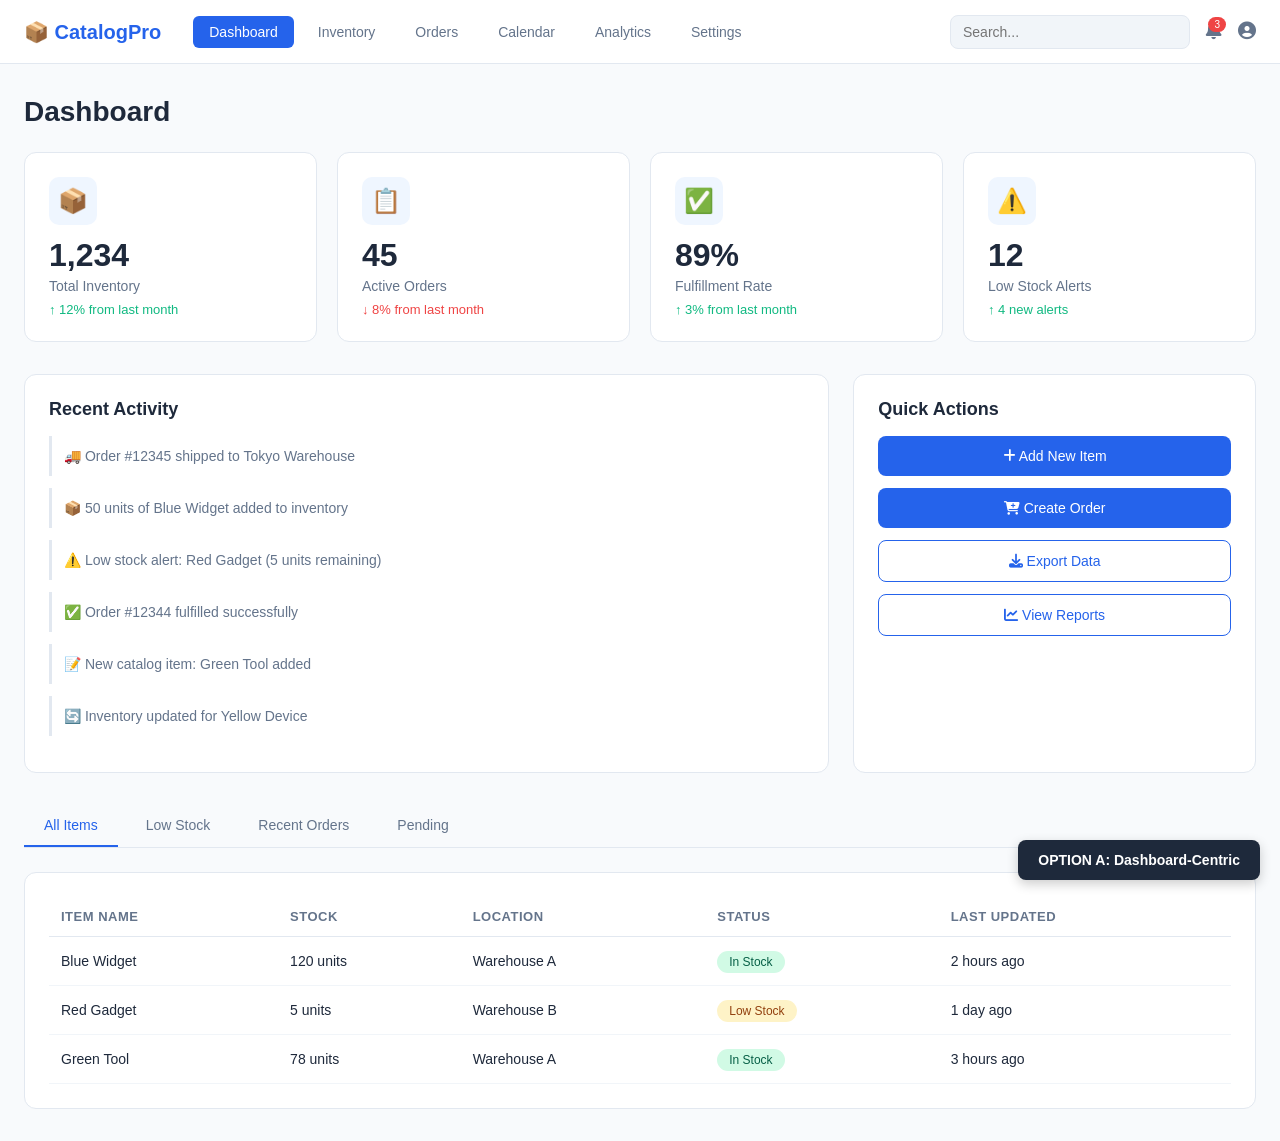
<file: design-option-A.html>
<!DOCTYPE html>
<html lang="en">
<head>
    <meta charset="UTF-8">
    <meta name="viewport" content="width=device-width, initial-scale=1.0">
    <title>Option A: Dashboard-Centric Design</title>
    <link href="https://cdnjs.cloudflare.com/ajax/libs/font-awesome/6.4.2/css/all.min.css" rel="stylesheet">
    <style>
        * { margin: 0; padding: 0; box-sizing: border-box; }
        body { 
            font-family: -apple-system, BlinkMacSystemFont, 'Segoe UI', sans-serif;
            background: #f8fafc;
            color: #1e293b;
        }
        
        /* Top Navigation */
        .top-nav {
            background: white;
            border-bottom: 1px solid #e2e8f0;
            padding: 0 24px;
            display: flex;
            align-items: center;
            height: 64px;
            gap: 32px;
        }
        .logo {
            font-size: 20px;
            font-weight: 700;
            color: #2563eb;
        }
        .nav-links {
            display: flex;
            gap: 8px;
            flex: 1;
        }
        .nav-link {
            padding: 8px 16px;
            border-radius: 6px;
            background: none;
            border: none;
            color: #64748b;
            cursor: pointer;
            font-size: 14px;
            transition: all 0.2s;
        }
        .nav-link:hover { background: #f1f5f9; color: #1e293b; }
        .nav-link.active { background: #2563eb; color: white; }
        .top-actions {
            display: flex;
            align-items: center;
            gap: 16px;
        }
        .search-box {
            background: #f1f5f9;
            border: 1px solid #e2e8f0;
            border-radius: 8px;
            padding: 8px 12px;
            width: 240px;
            font-size: 14px;
        }
        .icon-btn {
            background: none;
            border: none;
            font-size: 18px;
            color: #64748b;
            cursor: pointer;
            position: relative;
        }
        .badge {
            position: absolute;
            top: -4px;
            right: -4px;
            background: #ef4444;
            color: white;
            border-radius: 10px;
            padding: 2px 6px;
            font-size: 10px;
        }
        
        /* Main Content */
        .container {
            max-width: 1400px;
            margin: 0 auto;
            padding: 32px 24px;
        }
        .page-title {
            font-size: 28px;
            font-weight: 600;
            margin-bottom: 24px;
        }
        
        /* Stats Cards */
        .stats-grid {
            display: grid;
            grid-template-columns: repeat(4, 1fr);
            gap: 20px;
            margin-bottom: 32px;
        }
        .stat-card {
            background: white;
            border: 1px solid #e2e8f0;
            border-radius: 12px;
            padding: 24px;
        }
        .stat-icon {
            width: 48px;
            height: 48px;
            background: #eff6ff;
            border-radius: 10px;
            display: flex;
            align-items: center;
            justify-content: center;
            font-size: 24px;
            color: #2563eb;
            margin-bottom: 12px;
        }
        .stat-value {
            font-size: 32px;
            font-weight: 700;
            color: #1e293b;
            margin-bottom: 4px;
        }
        .stat-label {
            font-size: 14px;
            color: #64748b;
            margin-bottom: 8px;
        }
        .stat-change {
            font-size: 13px;
            color: #10b981;
            font-weight: 500;
        }
        .stat-change.down { color: #ef4444; }
        
        /* Content Grid */
        .content-grid {
            display: grid;
            grid-template-columns: 2fr 1fr;
            gap: 24px;
        }
        .card {
            background: white;
            border: 1px solid #e2e8f0;
            border-radius: 12px;
            padding: 24px;
        }
        .card-title {
            font-size: 18px;
            font-weight: 600;
            margin-bottom: 16px;
        }
        .activity-item {
            padding: 12px;
            border-left: 3px solid #e2e8f0;
            margin-bottom: 12px;
            font-size: 14px;
            color: #64748b;
        }
        .activity-item:hover { background: #f8fafc; }
        .quick-action {
            background: #2563eb;
            color: white;
            border: none;
            border-radius: 8px;
            padding: 12px 20px;
            font-size: 14px;
            font-weight: 500;
            cursor: pointer;
            width: 100%;
            margin-bottom: 12px;
            transition: all 0.2s;
        }
        .quick-action:hover { background: #1d4ed8; }
        .quick-action.secondary {
            background: white;
            color: #2563eb;
            border: 1px solid #2563eb;
        }
        .quick-action.secondary:hover { background: #eff6ff; }
        
        /* Tabs */
        .tabs {
            display: flex;
            gap: 8px;
            border-bottom: 1px solid #e2e8f0;
            margin: 32px 0 24px 0;
        }
        .tab {
            padding: 12px 20px;
            background: none;
            border: none;
            border-bottom: 2px solid transparent;
            color: #64748b;
            font-size: 14px;
            font-weight: 500;
            cursor: pointer;
            transition: all 0.2s;
        }
        .tab.active {
            color: #2563eb;
            border-bottom-color: #2563eb;
        }
        .tab:hover { color: #1e293b; }
        
        /* Table */
        table {
            width: 100%;
            border-collapse: collapse;
        }
        th {
            text-align: left;
            padding: 12px;
            font-size: 13px;
            font-weight: 600;
            color: #64748b;
            border-bottom: 1px solid #e2e8f0;
            text-transform: uppercase;
            letter-spacing: 0.5px;
        }
        td {
            padding: 16px 12px;
            font-size: 14px;
            border-bottom: 1px solid #f1f5f9;
        }
        tr:hover { background: #f8fafc; }
        .status {
            padding: 4px 12px;
            border-radius: 12px;
            font-size: 12px;
            font-weight: 500;
        }
        .status.success { background: #d1fae5; color: #065f46; }
        .status.warning { background: #fef3c7; color: #92400e; }
        
        .watermark {
            position: fixed;
            bottom: 20px;
            right: 20px;
            background: #1e293b;
            color: white;
            padding: 12px 20px;
            border-radius: 8px;
            font-size: 14px;
            font-weight: 600;
            box-shadow: 0 4px 12px rgba(0,0,0,0.2);
        }
    </style>
</head>
<body>
    <!-- Top Navigation -->
    <div class="top-nav">
        <div class="logo">📦 CatalogPro</div>
        <div class="nav-links">
            <button class="nav-link active">Dashboard</button>
            <button class="nav-link">Inventory</button>
            <button class="nav-link">Orders</button>
            <button class="nav-link">Calendar</button>
            <button class="nav-link">Analytics</button>
            <button class="nav-link">Settings</button>
        </div>
        <div class="top-actions">
            <input type="text" class="search-box" placeholder="Search...">
            <button class="icon-btn">
                <i class="fas fa-bell"></i>
                <span class="badge">3</span>
            </button>
            <button class="icon-btn"><i class="fas fa-user-circle"></i></button>
        </div>
    </div>
    
    <!-- Main Content -->
    <div class="container">
        <h1 class="page-title">Dashboard</h1>
        
        <!-- Stats Cards -->
        <div class="stats-grid">
            <div class="stat-card">
                <div class="stat-icon">📦</div>
                <div class="stat-value">1,234</div>
                <div class="stat-label">Total Inventory</div>
                <div class="stat-change">↑ 12% from last month</div>
            </div>
            <div class="stat-card">
                <div class="stat-icon">📋</div>
                <div class="stat-value">45</div>
                <div class="stat-label">Active Orders</div>
                <div class="stat-change down">↓ 8% from last month</div>
            </div>
            <div class="stat-card">
                <div class="stat-icon">✅</div>
                <div class="stat-value">89%</div>
                <div class="stat-label">Fulfillment Rate</div>
                <div class="stat-change">↑ 3% from last month</div>
            </div>
            <div class="stat-card">
                <div class="stat-icon">⚠️</div>
                <div class="stat-value">12</div>
                <div class="stat-label">Low Stock Alerts</div>
                <div class="stat-change">↑ 4 new alerts</div>
            </div>
        </div>
        
        <!-- Content Grid -->
        <div class="content-grid">
            <!-- Recent Activity -->
            <div class="card">
                <h2 class="card-title">Recent Activity</h2>
                <div class="activity-item">🚚 Order #12345 shipped to Tokyo Warehouse</div>
                <div class="activity-item">📦 50 units of Blue Widget added to inventory</div>
                <div class="activity-item">⚠️ Low stock alert: Red Gadget (5 units remaining)</div>
                <div class="activity-item">✅ Order #12344 fulfilled successfully</div>
                <div class="activity-item">📝 New catalog item: Green Tool added</div>
                <div class="activity-item">🔄 Inventory updated for Yellow Device</div>
            </div>
            
            <!-- Quick Actions -->
            <div class="card">
                <h2 class="card-title">Quick Actions</h2>
                <button class="quick-action">
                    <i class="fas fa-plus"></i> Add New Item
                </button>
                <button class="quick-action">
                    <i class="fas fa-cart-plus"></i> Create Order
                </button>
                <button class="quick-action secondary">
                    <i class="fas fa-download"></i> Export Data
                </button>
                <button class="quick-action secondary">
                    <i class="fas fa-chart-line"></i> View Reports
                </button>
            </div>
        </div>
        
        <!-- Tabs Section -->
        <div class="tabs">
            <button class="tab active">All Items</button>
            <button class="tab">Low Stock</button>
            <button class="tab">Recent Orders</button>
            <button class="tab">Pending</button>
        </div>
        
        <!-- Table -->
        <div class="card">
            <table>
                <thead>
                    <tr>
                        <th>Item Name</th>
                        <th>Stock</th>
                        <th>Location</th>
                        <th>Status</th>
                        <th>Last Updated</th>
                    </tr>
                </thead>
                <tbody>
                    <tr>
                        <td>Blue Widget</td>
                        <td>120 units</td>
                        <td>Warehouse A</td>
                        <td><span class="status success">In Stock</span></td>
                        <td>2 hours ago</td>
                    </tr>
                    <tr>
                        <td>Red Gadget</td>
                        <td>5 units</td>
                        <td>Warehouse B</td>
                        <td><span class="status warning">Low Stock</span></td>
                        <td>1 day ago</td>
                    </tr>
                    <tr>
                        <td>Green Tool</td>
                        <td>78 units</td>
                        <td>Warehouse A</td>
                        <td><span class="status success">In Stock</span></td>
                        <td>3 hours ago</td>
                    </tr>
                </tbody>
            </table>
        </div>
    </div>
    
    <div class="watermark">OPTION A: Dashboard-Centric</div>
</body>
</html>
</file>
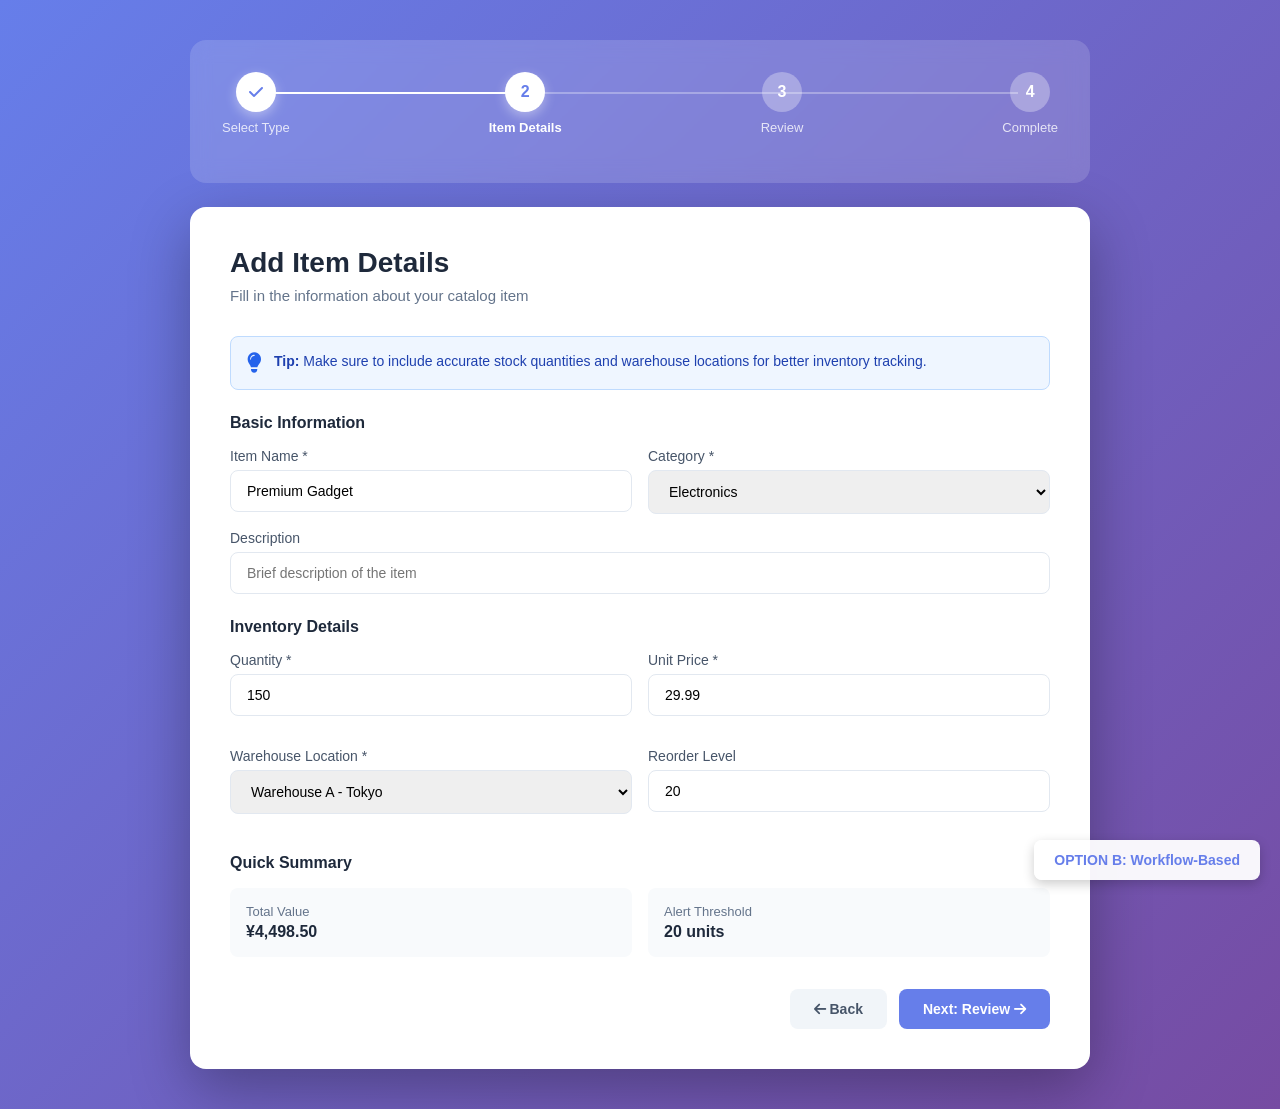
<file: design-option-B.html>
<!DOCTYPE html>
<html lang="en">
<head>
    <meta charset="UTF-8">
    <meta name="viewport" content="width=device-width, initial-scale=1.0">
    <title>Option B: Workflow-Based Design</title>
    <link href="https://cdnjs.cloudflare.com/ajax/libs/font-awesome/6.4.2/css/all.min.css" rel="stylesheet">
    <style>
        * { margin: 0; padding: 0; box-sizing: border-box; }
        body { 
            font-family: -apple-system, BlinkMacSystemFont, 'Segoe UI', sans-serif;
            background: linear-gradient(135deg, #667eea 0%, #764ba2 100%);
            color: #1e293b;
            min-height: 100vh;
            display: flex;
            align-items: center;
            justify-content: center;
            padding: 40px 20px;
        }
        
        .workflow-container {
            max-width: 900px;
            width: 100%;
        }
        
        /* Progress Stepper */
        .stepper {
            background: rgba(255, 255, 255, 0.15);
            backdrop-filter: blur(10px);
            border-radius: 16px;
            padding: 32px;
            margin-bottom: 24px;
        }
        .steps {
            display: flex;
            justify-content: space-between;
            align-items: center;
            position: relative;
            margin-bottom: 16px;
        }
        .step-line {
            position: absolute;
            top: 20px;
            left: 40px;
            right: 40px;
            height: 2px;
            background: rgba(255, 255, 255, 0.3);
            z-index: 0;
        }
        .step-line-progress {
            height: 100%;
            background: white;
            width: 33%;
            transition: width 0.4s;
        }
        .step {
            display: flex;
            flex-direction: column;
            align-items: center;
            position: relative;
            z-index: 1;
        }
        .step-circle {
            width: 40px;
            height: 40px;
            border-radius: 50%;
            background: rgba(255, 255, 255, 0.3);
            display: flex;
            align-items: center;
            justify-content: center;
            color: white;
            font-weight: 600;
            margin-bottom: 8px;
            transition: all 0.3s;
        }
        .step.active .step-circle,
        .step.completed .step-circle {
            background: white;
            color: #667eea;
            box-shadow: 0 4px 12px rgba(255, 255, 255, 0.4);
        }
        .step-label {
            font-size: 13px;
            color: rgba(255, 255, 255, 0.8);
            font-weight: 500;
            text-align: center;
        }
        .step.active .step-label {
            color: white;
            font-weight: 600;
        }
        
        /* Main Card */
        .card {
            background: white;
            border-radius: 16px;
            padding: 40px;
            box-shadow: 0 20px 60px rgba(0, 0, 0, 0.3);
        }
        .card-header {
            margin-bottom: 32px;
        }
        .card-title {
            font-size: 28px;
            font-weight: 700;
            color: #1e293b;
            margin-bottom: 8px;
        }
        .card-subtitle {
            font-size: 15px;
            color: #64748b;
        }
        
        /* Form Sections */
        .form-section {
            margin-bottom: 24px;
        }
        .section-title {
            font-size: 16px;
            font-weight: 600;
            color: #1e293b;
            margin-bottom: 16px;
        }
        .form-grid {
            display: grid;
            grid-template-columns: 1fr 1fr;
            gap: 16px;
        }
        .form-group {
            margin-bottom: 16px;
        }
        .form-label {
            display: block;
            font-size: 14px;
            font-weight: 500;
            color: #475569;
            margin-bottom: 6px;
        }
        .form-input,
        .form-select {
            width: 100%;
            padding: 12px 16px;
            border: 1px solid #e2e8f0;
            border-radius: 8px;
            font-size: 14px;
            transition: all 0.2s;
        }
        .form-input:focus,
        .form-select:focus {
            outline: none;
            border-color: #667eea;
            box-shadow: 0 0 0 3px rgba(102, 126, 234, 0.1);
        }
        
        /* Info Box */
        .info-box {
            background: #eff6ff;
            border: 1px solid #bfdbfe;
            border-radius: 8px;
            padding: 16px;
            display: flex;
            align-items: start;
            gap: 12px;
            margin-bottom: 24px;
        }
        .info-icon {
            color: #2563eb;
            font-size: 20px;
            flex-shrink: 0;
        }
        .info-text {
            font-size: 14px;
            color: #1e40af;
        }
        
        /* Summary */
        .summary-grid {
            display: grid;
            grid-template-columns: 1fr 1fr;
            gap: 16px;
            margin-bottom: 24px;
        }
        .summary-item {
            background: #f8fafc;
            padding: 16px;
            border-radius: 8px;
        }
        .summary-label {
            font-size: 13px;
            color: #64748b;
            margin-bottom: 4px;
        }
        .summary-value {
            font-size: 16px;
            font-weight: 600;
            color: #1e293b;
        }
        
        /* Actions */
        .actions {
            display: flex;
            gap: 12px;
            justify-content: flex-end;
            margin-top: 32px;
        }
        .btn {
            padding: 12px 24px;
            border-radius: 8px;
            font-size: 14px;
            font-weight: 600;
            cursor: pointer;
            transition: all 0.2s;
            border: none;
        }
        .btn-secondary {
            background: #f1f5f9;
            color: #475569;
        }
        .btn-secondary:hover {
            background: #e2e8f0;
        }
        .btn-primary {
            background: #667eea;
            color: white;
        }
        .btn-primary:hover {
            background: #5568d3;
            box-shadow: 0 4px 12px rgba(102, 126, 234, 0.4);
        }
        
        .watermark {
            position: fixed;
            bottom: 20px;
            right: 20px;
            background: rgba(255, 255, 255, 0.95);
            color: #667eea;
            padding: 12px 20px;
            border-radius: 8px;
            font-size: 14px;
            font-weight: 600;
            box-shadow: 0 4px 12px rgba(0,0,0,0.2);
        }
    </style>
</head>
<body>
    <div class="workflow-container">
        <!-- Progress Stepper -->
        <div class="stepper">
            <div class="steps">
                <div class="step-line">
                    <div class="step-line-progress"></div>
                </div>
                <div class="step completed">
                    <div class="step-circle"><i class="fas fa-check"></i></div>
                    <div class="step-label">Select Type</div>
                </div>
                <div class="step active">
                    <div class="step-circle">2</div>
                    <div class="step-label">Item Details</div>
                </div>
                <div class="step">
                    <div class="step-circle">3</div>
                    <div class="step-label">Review</div>
                </div>
                <div class="step">
                    <div class="step-circle">4</div>
                    <div class="step-label">Complete</div>
                </div>
            </div>
        </div>
        
        <!-- Main Card -->
        <div class="card">
            <div class="card-header">
                <h1 class="card-title">Add Item Details</h1>
                <p class="card-subtitle">Fill in the information about your catalog item</p>
            </div>
            
            <!-- Info Box -->
            <div class="info-box">
                <i class="fas fa-lightbulb info-icon"></i>
                <div class="info-text">
                    <strong>Tip:</strong> Make sure to include accurate stock quantities and warehouse locations for better inventory tracking.
                </div>
            </div>
            
            <!-- Form Section 1 -->
            <div class="form-section">
                <h3 class="section-title">Basic Information</h3>
                <div class="form-grid">
                    <div class="form-group">
                        <label class="form-label">Item Name *</label>
                        <input type="text" class="form-input" placeholder="e.g., Blue Widget" value="Premium Gadget">
                    </div>
                    <div class="form-group">
                        <label class="form-label">Category *</label>
                        <select class="form-select">
                            <option>Electronics</option>
                            <option>Tools</option>
                            <option>Accessories</option>
                        </select>
                    </div>
                </div>
                <div class="form-group">
                    <label class="form-label">Description</label>
                    <input type="text" class="form-input" placeholder="Brief description of the item">
                </div>
            </div>
            
            <!-- Form Section 2 -->
            <div class="form-section">
                <h3 class="section-title">Inventory Details</h3>
                <div class="form-grid">
                    <div class="form-group">
                        <label class="form-label">Quantity *</label>
                        <input type="number" class="form-input" placeholder="0" value="150">
                    </div>
                    <div class="form-group">
                        <label class="form-label">Unit Price *</label>
                        <input type="number" class="form-input" placeholder="0.00" value="29.99">
                    </div>
                    <div class="form-group">
                        <label class="form-label">Warehouse Location *</label>
                        <select class="form-select">
                            <option>Warehouse A - Tokyo</option>
                            <option>Warehouse B - Osaka</option>
                            <option>Warehouse C - Kyoto</option>
                        </select>
                    </div>
                    <div class="form-group">
                        <label class="form-label">Reorder Level</label>
                        <input type="number" class="form-input" placeholder="10" value="20">
                    </div>
                </div>
            </div>
            
            <!-- Summary Preview -->
            <div class="form-section">
                <h3 class="section-title">Quick Summary</h3>
                <div class="summary-grid">
                    <div class="summary-item">
                        <div class="summary-label">Total Value</div>
                        <div class="summary-value">¥4,498.50</div>
                    </div>
                    <div class="summary-item">
                        <div class="summary-label">Alert Threshold</div>
                        <div class="summary-value">20 units</div>
                    </div>
                </div>
            </div>
            
            <!-- Actions -->
            <div class="actions">
                <button class="btn btn-secondary">
                    <i class="fas fa-arrow-left"></i> Back
                </button>
                <button class="btn btn-primary">
                    Next: Review <i class="fas fa-arrow-right"></i>
                </button>
            </div>
        </div>
    </div>
    
    <div class="watermark">OPTION B: Workflow-Based</div>
</body>
</html>
</file>
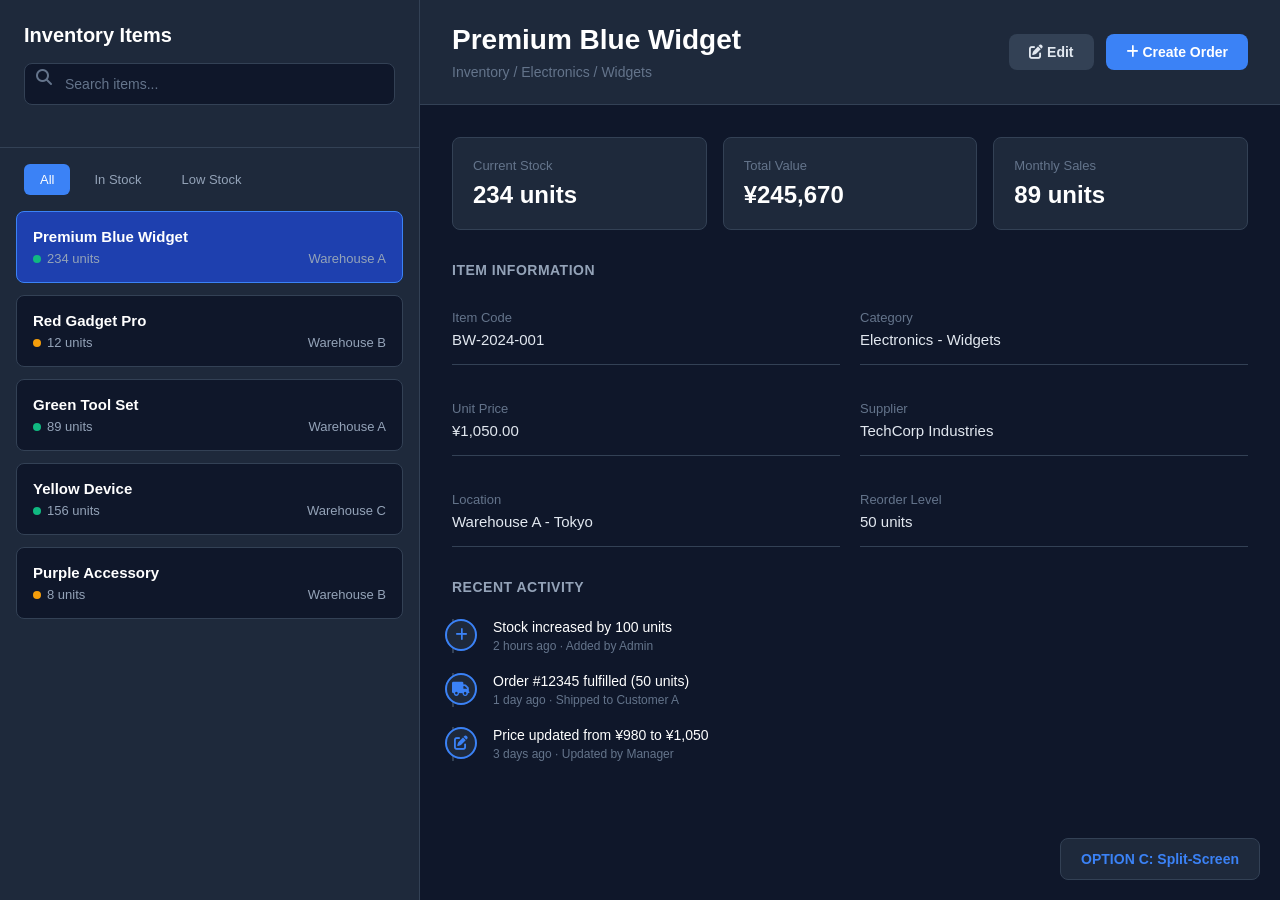
<file: design-option-C.html>
<!DOCTYPE html>
<html lang="en">
<head>
    <meta charset="UTF-8">
    <meta name="viewport" content="width=device-width, initial-scale=1.0">
    <title>Option C: Split-Screen Design</title>
    <link href="https://cdnjs.cloudflare.com/ajax/libs/font-awesome/6.4.2/css/all.min.css" rel="stylesheet">
    <style>
        * { margin: 0; padding: 0; box-sizing: border-box; }
        body { 
            font-family: -apple-system, BlinkMacSystemFont, 'Segoe UI', sans-serif;
            background: #0f172a;
            color: #e2e8f0;
            overflow: hidden;
            height: 100vh;
        }
        
        /* Layout */
        .split-container {
            display: grid;
            grid-template-columns: 420px 1fr;
            height: 100vh;
        }
        
        /* Left Panel - Master List */
        .master-panel {
            background: #1e293b;
            border-right: 1px solid #334155;
            display: flex;
            flex-direction: column;
        }
        .master-header {
            padding: 24px;
            border-bottom: 1px solid #334155;
        }
        .master-title {
            font-size: 20px;
            font-weight: 700;
            color: white;
            margin-bottom: 16px;
        }
        .search-box {
            width: 100%;
            padding: 12px 16px 12px 40px;
            background: #0f172a;
            border: 1px solid #334155;
            border-radius: 8px;
            color: #e2e8f0;
            font-size: 14px;
        }
        .search-box::placeholder { color: #64748b; }
        .search-icon {
            position: relative;
            top: -36px;
            left: 12px;
            color: #64748b;
        }
        
        /* Filter Tabs */
        .filter-tabs {
            display: flex;
            padding: 16px 24px 0 24px;
            gap: 8px;
        }
        .filter-tab {
            padding: 8px 16px;
            background: none;
            border: none;
            color: #94a3b8;
            font-size: 13px;
            font-weight: 500;
            cursor: pointer;
            border-radius: 6px;
            transition: all 0.2s;
        }
        .filter-tab:hover { background: #334155; color: #e2e8f0; }
        .filter-tab.active { background: #3b82f6; color: white; }
        
        /* Item List */
        .item-list {
            flex: 1;
            overflow-y: auto;
            padding: 16px;
        }
        .list-item {
            background: #0f172a;
            border: 1px solid #334155;
            border-radius: 8px;
            padding: 16px;
            margin-bottom: 12px;
            cursor: pointer;
            transition: all 0.2s;
        }
        .list-item:hover {
            background: #1e293b;
            border-color: #3b82f6;
        }
        .list-item.active {
            background: #1e40af;
            border-color: #3b82f6;
        }
        .item-name {
            font-size: 15px;
            font-weight: 600;
            color: white;
            margin-bottom: 6px;
        }
        .item-meta {
            display: flex;
            justify-content: space-between;
            align-items: center;
            font-size: 13px;
            color: #94a3b8;
        }
        .item-stock {
            display: flex;
            align-items: center;
            gap: 6px;
        }
        .stock-indicator {
            width: 8px;
            height: 8px;
            border-radius: 50%;
            background: #10b981;
        }
        .stock-indicator.low { background: #f59e0b; }
        .stock-indicator.out { background: #ef4444; }
        
        /* Right Panel - Detail View */
        .detail-panel {
            background: #0f172a;
            display: flex;
            flex-direction: column;
        }
        
        /* Detail Header */
        .detail-header {
            background: #1e293b;
            border-bottom: 1px solid #334155;
            padding: 24px 32px;
            display: flex;
            justify-content: space-between;
            align-items: center;
        }
        .detail-title-section h2 {
            font-size: 28px;
            font-weight: 700;
            color: white;
            margin-bottom: 8px;
        }
        .detail-breadcrumb {
            font-size: 14px;
            color: #64748b;
        }
        .detail-actions {
            display: flex;
            gap: 12px;
        }
        .btn {
            padding: 10px 20px;
            border-radius: 8px;
            font-size: 14px;
            font-weight: 600;
            cursor: pointer;
            border: none;
            transition: all 0.2s;
        }
        .btn-secondary {
            background: #334155;
            color: #e2e8f0;
        }
        .btn-secondary:hover { background: #475569; }
        .btn-primary {
            background: #3b82f6;
            color: white;
        }
        .btn-primary:hover { background: #2563eb; }
        
        /* Detail Content */
        .detail-content {
            flex: 1;
            overflow-y: auto;
            padding: 32px;
        }
        .detail-section {
            margin-bottom: 32px;
        }
        .section-title {
            font-size: 14px;
            font-weight: 600;
            color: #94a3b8;
            text-transform: uppercase;
            letter-spacing: 0.5px;
            margin-bottom: 16px;
        }
        
        /* Stats Grid */
        .stats-grid {
            display: grid;
            grid-template-columns: repeat(3, 1fr);
            gap: 16px;
            margin-bottom: 32px;
        }
        .stat-box {
            background: #1e293b;
            border: 1px solid #334155;
            border-radius: 8px;
            padding: 20px;
        }
        .stat-label {
            font-size: 13px;
            color: #64748b;
            margin-bottom: 8px;
        }
        .stat-value {
            font-size: 24px;
            font-weight: 700;
            color: white;
        }
        
        /* Info Grid */
        .info-grid {
            display: grid;
            grid-template-columns: 1fr 1fr;
            gap: 20px;
        }
        .info-item {
            padding: 16px 0;
            border-bottom: 1px solid #334155;
        }
        .info-label {
            font-size: 13px;
            color: #64748b;
            margin-bottom: 6px;
        }
        .info-value {
            font-size: 15px;
            color: #e2e8f0;
            font-weight: 500;
        }
        
        /* History Timeline */
        .timeline {
            margin-top: 24px;
        }
        .timeline-item {
            display: flex;
            gap: 16px;
            margin-bottom: 20px;
            padding-left: 16px;
            border-left: 2px solid #334155;
        }
        .timeline-icon {
            width: 32px;
            height: 32px;
            background: #1e293b;
            border: 2px solid #3b82f6;
            border-radius: 50%;
            display: flex;
            align-items: center;
            justify-content: center;
            color: #3b82f6;
            font-size: 14px;
            flex-shrink: 0;
            margin-left: -25px;
        }
        .timeline-content {
            flex: 1;
        }
        .timeline-title {
            font-size: 14px;
            color: white;
            font-weight: 500;
            margin-bottom: 4px;
        }
        .timeline-meta {
            font-size: 12px;
            color: #64748b;
        }
        
        .watermark {
            position: fixed;
            bottom: 20px;
            right: 20px;
            background: #1e293b;
            color: #3b82f6;
            padding: 12px 20px;
            border-radius: 8px;
            font-size: 14px;
            font-weight: 600;
            border: 1px solid #334155;
        }
    </style>
</head>
<body>
    <div class="split-container">
        <!-- Left Panel - Master List -->
        <div class="master-panel">
            <div class="master-header">
                <h1 class="master-title">Inventory Items</h1>
                <input type="text" class="search-box" placeholder="Search items...">
                <i class="fas fa-search search-icon"></i>
            </div>
            
            <div class="filter-tabs">
                <button class="filter-tab active">All</button>
                <button class="filter-tab">In Stock</button>
                <button class="filter-tab">Low Stock</button>
            </div>
            
            <div class="item-list">
                <div class="list-item active">
                    <div class="item-name">Premium Blue Widget</div>
                    <div class="item-meta">
                        <div class="item-stock">
                            <span class="stock-indicator"></span>
                            <span>234 units</span>
                        </div>
                        <span>Warehouse A</span>
                    </div>
                </div>
                
                <div class="list-item">
                    <div class="item-name">Red Gadget Pro</div>
                    <div class="item-meta">
                        <div class="item-stock">
                            <span class="stock-indicator low"></span>
                            <span>12 units</span>
                        </div>
                        <span>Warehouse B</span>
                    </div>
                </div>
                
                <div class="list-item">
                    <div class="item-name">Green Tool Set</div>
                    <div class="item-meta">
                        <div class="item-stock">
                            <span class="stock-indicator"></span>
                            <span>89 units</span>
                        </div>
                        <span>Warehouse A</span>
                    </div>
                </div>
                
                <div class="list-item">
                    <div class="item-name">Yellow Device</div>
                    <div class="item-meta">
                        <div class="item-stock">
                            <span class="stock-indicator"></span>
                            <span>156 units</span>
                        </div>
                        <span>Warehouse C</span>
                    </div>
                </div>
                
                <div class="list-item">
                    <div class="item-name">Purple Accessory</div>
                    <div class="item-meta">
                        <div class="item-stock">
                            <span class="stock-indicator low"></span>
                            <span>8 units</span>
                        </div>
                        <span>Warehouse B</span>
                    </div>
                </div>
            </div>
        </div>
        
        <!-- Right Panel - Detail View -->
        <div class="detail-panel">
            <div class="detail-header">
                <div class="detail-title-section">
                    <h2>Premium Blue Widget</h2>
                    <div class="detail-breadcrumb">Inventory / Electronics / Widgets</div>
                </div>
                <div class="detail-actions">
                    <button class="btn btn-secondary">
                        <i class="fas fa-edit"></i> Edit
                    </button>
                    <button class="btn btn-primary">
                        <i class="fas fa-plus"></i> Create Order
                    </button>
                </div>
            </div>
            
            <div class="detail-content">
                <!-- Stats -->
                <div class="stats-grid">
                    <div class="stat-box">
                        <div class="stat-label">Current Stock</div>
                        <div class="stat-value">234 units</div>
                    </div>
                    <div class="stat-box">
                        <div class="stat-label">Total Value</div>
                        <div class="stat-value">¥245,670</div>
                    </div>
                    <div class="stat-box">
                        <div class="stat-label">Monthly Sales</div>
                        <div class="stat-value">89 units</div>
                    </div>
                </div>
                
                <!-- Details -->
                <div class="detail-section">
                    <h3 class="section-title">Item Information</h3>
                    <div class="info-grid">
                        <div class="info-item">
                            <div class="info-label">Item Code</div>
                            <div class="info-value">BW-2024-001</div>
                        </div>
                        <div class="info-item">
                            <div class="info-label">Category</div>
                            <div class="info-value">Electronics - Widgets</div>
                        </div>
                        <div class="info-item">
                            <div class="info-label">Unit Price</div>
                            <div class="info-value">¥1,050.00</div>
                        </div>
                        <div class="info-item">
                            <div class="info-label">Supplier</div>
                            <div class="info-value">TechCorp Industries</div>
                        </div>
                        <div class="info-item">
                            <div class="info-label">Location</div>
                            <div class="info-value">Warehouse A - Tokyo</div>
                        </div>
                        <div class="info-item">
                            <div class="info-label">Reorder Level</div>
                            <div class="info-value">50 units</div>
                        </div>
                    </div>
                </div>
                
                <!-- History -->
                <div class="detail-section">
                    <h3 class="section-title">Recent Activity</h3>
                    <div class="timeline">
                        <div class="timeline-item">
                            <div class="timeline-icon"><i class="fas fa-plus"></i></div>
                            <div class="timeline-content">
                                <div class="timeline-title">Stock increased by 100 units</div>
                                <div class="timeline-meta">2 hours ago · Added by Admin</div>
                            </div>
                        </div>
                        <div class="timeline-item">
                            <div class="timeline-icon"><i class="fas fa-truck"></i></div>
                            <div class="timeline-content">
                                <div class="timeline-title">Order #12345 fulfilled (50 units)</div>
                                <div class="timeline-meta">1 day ago · Shipped to Customer A</div>
                            </div>
                        </div>
                        <div class="timeline-item">
                            <div class="timeline-icon"><i class="fas fa-edit"></i></div>
                            <div class="timeline-content">
                                <div class="timeline-title">Price updated from ¥980 to ¥1,050</div>
                                <div class="timeline-meta">3 days ago · Updated by Manager</div>
                            </div>
                        </div>
                    </div>
                </div>
            </div>
        </div>
    </div>
    
    <div class="watermark">OPTION C: Split-Screen</div>
</body>
</html>
</file>
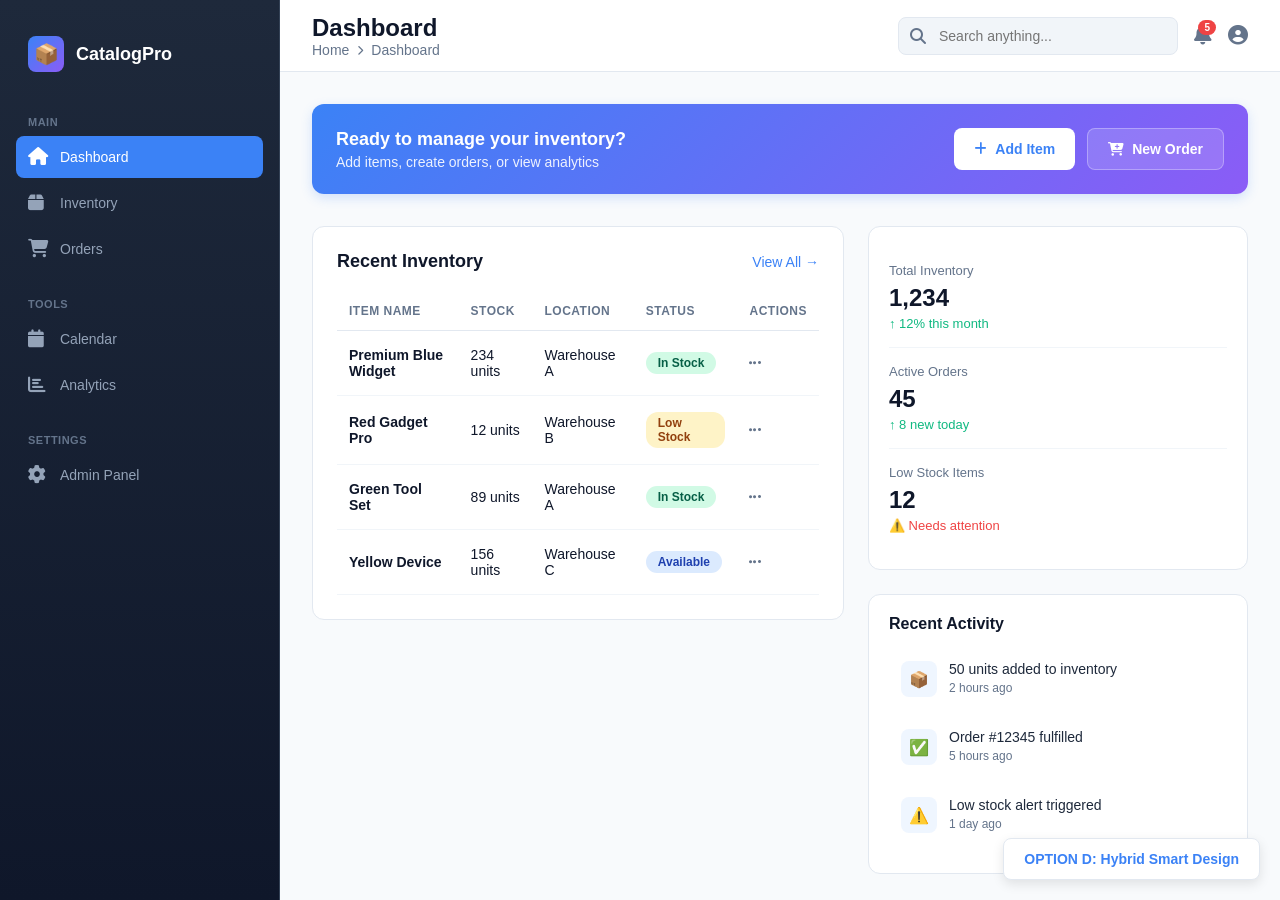
<file: design-option-D.html>
<!DOCTYPE html>
<html lang="en">
<head>
    <meta charset="UTF-8">
    <meta name="viewport" content="width=device-width, initial-scale=1.0">
    <title>Option D: Hybrid Smart Design</title>
    <link href="https://cdnjs.cloudflare.com/ajax/libs/font-awesome/6.4.2/css/all.min.css" rel="stylesheet">
    <style>
        * { margin: 0; padding: 0; box-sizing: border-box; }
        body { 
            font-family: 'Inter', -apple-system, BlinkMacSystemFont, 'Segoe UI', sans-serif;
            background: #f8fafc;
            color: #0f172a;
        }
        
        /* Layout */
        .app-layout {
            display: grid;
            grid-template-areas: 
                "sidebar header header"
                "sidebar main main";
            grid-template-columns: 280px 1fr;
            grid-template-rows: 72px 1fr;
            height: 100vh;
        }
        
        /* Sidebar */
        .sidebar {
            grid-area: sidebar;
            background: linear-gradient(180deg, #1e293b 0%, #0f172a 100%);
            border-right: 1px solid #334155;
            padding: 24px 16px;
            display: flex;
            flex-direction: column;
        }
        .logo {
            display: flex;
            align-items: center;
            gap: 12px;
            padding: 12px;
            margin-bottom: 32px;
        }
        .logo-icon {
            width: 36px;
            height: 36px;
            background: linear-gradient(135deg, #3b82f6 0%, #8b5cf6 100%);
            border-radius: 8px;
            display: flex;
            align-items: center;
            justify-content: center;
            font-size: 20px;
        }
        .logo-text {
            font-size: 18px;
            font-weight: 700;
            color: white;
        }
        
        .nav-section {
            margin-bottom: 24px;
        }
        .nav-title {
            font-size: 11px;
            font-weight: 600;
            color: #64748b;
            text-transform: uppercase;
            letter-spacing: 0.5px;
            padding: 0 12px;
            margin-bottom: 8px;
        }
        .nav-item {
            display: flex;
            align-items: center;
            gap: 12px;
            padding: 12px;
            border-radius: 8px;
            color: #94a3b8;
            font-size: 14px;
            font-weight: 500;
            cursor: pointer;
            transition: all 0.2s;
            margin-bottom: 4px;
        }
        .nav-item:hover {
            background: rgba(59, 130, 246, 0.1);
            color: #e2e8f0;
        }
        .nav-item.active {
            background: #3b82f6;
            color: white;
        }
        .nav-icon {
            font-size: 18px;
            width: 20px;
        }
        
        /* Header */
        .header {
            grid-area: header;
            background: white;
            border-bottom: 1px solid #e2e8f0;
            padding: 0 32px;
            display: flex;
            align-items: center;
            justify-content: space-between;
        }
        .header-left {
            display: flex;
            align-items: center;
            gap: 24px;
        }
        .page-title {
            font-size: 24px;
            font-weight: 700;
        }
        .breadcrumb {
            display: flex;
            align-items: center;
            gap: 8px;
            font-size: 14px;
            color: #64748b;
        }
        .header-right {
            display: flex;
            align-items: center;
            gap: 16px;
        }
        .search-box {
            background: #f1f5f9;
            border: 1px solid #e2e8f0;
            border-radius: 8px;
            padding: 10px 16px 10px 40px;
            width: 280px;
            font-size: 14px;
        }
        .search-wrapper {
            position: relative;
        }
        .search-icon {
            position: absolute;
            left: 12px;
            top: 50%;
            transform: translateY(-50%);
            color: #64748b;
        }
        .icon-btn {
            background: none;
            border: none;
            font-size: 20px;
            color: #64748b;
            cursor: pointer;
            position: relative;
        }
        .badge {
            position: absolute;
            top: -4px;
            right: -4px;
            background: #ef4444;
            color: white;
            border-radius: 10px;
            padding: 2px 6px;
            font-size: 10px;
            font-weight: 600;
        }
        
        /* Main Content */
        .main-content {
            grid-area: main;
            overflow-y: auto;
            padding: 32px;
        }
        
        /* Quick Actions Bar */
        .quick-actions {
            background: linear-gradient(135deg, #3b82f6 0%, #8b5cf6 100%);
            border-radius: 12px;
            padding: 24px;
            display: flex;
            justify-content: space-between;
            align-items: center;
            margin-bottom: 32px;
            box-shadow: 0 4px 12px rgba(59, 130, 246, 0.2);
        }
        .quick-actions-text {
            color: white;
        }
        .quick-actions-title {
            font-size: 18px;
            font-weight: 600;
            margin-bottom: 4px;
        }
        .quick-actions-subtitle {
            font-size: 14px;
            opacity: 0.9;
        }
        .quick-actions-buttons {
            display: flex;
            gap: 12px;
        }
        .btn {
            padding: 12px 20px;
            border-radius: 8px;
            font-size: 14px;
            font-weight: 600;
            cursor: pointer;
            border: none;
            transition: all 0.2s;
            display: flex;
            align-items: center;
            gap: 8px;
        }
        .btn-white {
            background: white;
            color: #3b82f6;
        }
        .btn-white:hover {
            background: #f8fafc;
            box-shadow: 0 2px 8px rgba(0,0,0,0.1);
        }
        .btn-outline {
            background: rgba(255, 255, 255, 0.15);
            color: white;
            border: 1px solid rgba(255, 255, 255, 0.3);
        }
        .btn-outline:hover {
            background: rgba(255, 255, 255, 0.25);
        }
        
        /* Content Layout */
        .content-layout {
            display: grid;
            grid-template-columns: 1fr 380px;
            gap: 24px;
        }
        
        /* Cards */
        .card {
            background: white;
            border: 1px solid #e2e8f0;
            border-radius: 12px;
            padding: 24px;
            margin-bottom: 24px;
        }
        .card-header {
            display: flex;
            justify-content: space-between;
            align-items: center;
            margin-bottom: 20px;
        }
        .card-title {
            font-size: 18px;
            font-weight: 600;
        }
        .card-action {
            font-size: 14px;
            color: #3b82f6;
            cursor: pointer;
            font-weight: 500;
        }
        
        /* Table */
        .table-container {
            overflow-x: auto;
        }
        table {
            width: 100%;
            border-collapse: collapse;
        }
        th {
            text-align: left;
            padding: 12px;
            font-size: 12px;
            font-weight: 600;
            color: #64748b;
            border-bottom: 1px solid #e2e8f0;
            text-transform: uppercase;
            letter-spacing: 0.5px;
        }
        td {
            padding: 16px 12px;
            font-size: 14px;
            border-bottom: 1px solid #f1f5f9;
        }
        tr:hover { background: #f8fafc; }
        .status {
            display: inline-block;
            padding: 4px 12px;
            border-radius: 12px;
            font-size: 12px;
            font-weight: 600;
        }
        .status.success { background: #d1fae5; color: #065f46; }
        .status.warning { background: #fef3c7; color: #92400e; }
        .status.info { background: #dbeafe; color: #1e40af; }
        
        /* Sidebar Panels */
        .stats-panel {
            background: white;
            border: 1px solid #e2e8f0;
            border-radius: 12px;
            padding: 20px;
            margin-bottom: 24px;
        }
        .stat-item {
            padding: 16px 0;
            border-bottom: 1px solid #f1f5f9;
        }
        .stat-item:last-child { border-bottom: none; }
        .stat-label {
            font-size: 13px;
            color: #64748b;
            margin-bottom: 6px;
        }
        .stat-value {
            font-size: 24px;
            font-weight: 700;
            color: #0f172a;
        }
        .stat-change {
            font-size: 13px;
            color: #10b981;
            font-weight: 500;
            margin-top: 4px;
        }
        
        .activity-panel {
            background: white;
            border: 1px solid #e2e8f0;
            border-radius: 12px;
            padding: 20px;
        }
        .activity-title {
            font-size: 16px;
            font-weight: 600;
            margin-bottom: 16px;
        }
        .activity-item {
            display: flex;
            gap: 12px;
            padding: 12px;
            border-radius: 8px;
            margin-bottom: 8px;
            transition: all 0.2s;
        }
        .activity-item:hover { background: #f8fafc; }
        .activity-icon {
            width: 36px;
            height: 36px;
            background: #eff6ff;
            border-radius: 8px;
            display: flex;
            align-items: center;
            justify-content: center;
            font-size: 16px;
            color: #3b82f6;
            flex-shrink: 0;
        }
        .activity-content {
            flex: 1;
        }
        .activity-text {
            font-size: 14px;
            color: #1e293b;
            margin-bottom: 4px;
        }
        .activity-time {
            font-size: 12px;
            color: #64748b;
        }
        
        .watermark {
            position: fixed;
            bottom: 20px;
            right: 20px;
            background: white;
            color: #3b82f6;
            padding: 12px 20px;
            border-radius: 8px;
            font-size: 14px;
            font-weight: 600;
            box-shadow: 0 4px 12px rgba(0,0,0,0.1);
            border: 1px solid #e2e8f0;
        }
    </style>
</head>
<body>
    <div class="app-layout">
        <!-- Sidebar -->
        <div class="sidebar">
            <div class="logo">
                <div class="logo-icon">📦</div>
                <div class="logo-text">CatalogPro</div>
            </div>
            
            <div class="nav-section">
                <div class="nav-title">Main</div>
                <div class="nav-item active">
                    <i class="fas fa-home nav-icon"></i>
                    <span>Dashboard</span>
                </div>
                <div class="nav-item">
                    <i class="fas fa-box nav-icon"></i>
                    <span>Inventory</span>
                </div>
                <div class="nav-item">
                    <i class="fas fa-shopping-cart nav-icon"></i>
                    <span>Orders</span>
                </div>
            </div>
            
            <div class="nav-section">
                <div class="nav-title">Tools</div>
                <div class="nav-item">
                    <i class="fas fa-calendar nav-icon"></i>
                    <span>Calendar</span>
                </div>
                <div class="nav-item">
                    <i class="fas fa-chart-bar nav-icon"></i>
                    <span>Analytics</span>
                </div>
            </div>
            
            <div class="nav-section">
                <div class="nav-title">Settings</div>
                <div class="nav-item">
                    <i class="fas fa-cog nav-icon"></i>
                    <span>Admin Panel</span>
                </div>
            </div>
        </div>
        
        <!-- Header -->
        <div class="header">
            <div class="header-left">
                <div>
                    <div class="page-title">Dashboard</div>
                    <div class="breadcrumb">
                        <span>Home</span>
                        <i class="fas fa-chevron-right" style="font-size: 10px;"></i>
                        <span>Dashboard</span>
                    </div>
                </div>
            </div>
            <div class="header-right">
                <div class="search-wrapper">
                    <i class="fas fa-search search-icon"></i>
                    <input type="text" class="search-box" placeholder="Search anything...">
                </div>
                <button class="icon-btn">
                    <i class="fas fa-bell"></i>
                    <span class="badge">5</span>
                </button>
                <button class="icon-btn">
                    <i class="fas fa-user-circle"></i>
                </button>
            </div>
        </div>
        
        <!-- Main Content -->
        <div class="main-content">
            <!-- Quick Actions -->
            <div class="quick-actions">
                <div class="quick-actions-text">
                    <div class="quick-actions-title">Ready to manage your inventory?</div>
                    <div class="quick-actions-subtitle">Add items, create orders, or view analytics</div>
                </div>
                <div class="quick-actions-buttons">
                    <button class="btn btn-white">
                        <i class="fas fa-plus"></i> Add Item
                    </button>
                    <button class="btn btn-outline">
                        <i class="fas fa-cart-plus"></i> New Order
                    </button>
                </div>
            </div>
            
            <!-- Content Layout -->
            <div class="content-layout">
                <!-- Main Column -->
                <div>
                    <div class="card">
                        <div class="card-header">
                            <h2 class="card-title">Recent Inventory</h2>
                            <span class="card-action">View All →</span>
                        </div>
                        <div class="table-container">
                            <table>
                                <thead>
                                    <tr>
                                        <th>Item Name</th>
                                        <th>Stock</th>
                                        <th>Location</th>
                                        <th>Status</th>
                                        <th>Actions</th>
                                    </tr>
                                </thead>
                                <tbody>
                                    <tr>
                                        <td><strong>Premium Blue Widget</strong></td>
                                        <td>234 units</td>
                                        <td>Warehouse A</td>
                                        <td><span class="status success">In Stock</span></td>
                                        <td><i class="fas fa-ellipsis-h" style="color: #64748b; cursor: pointer;"></i></td>
                                    </tr>
                                    <tr>
                                        <td><strong>Red Gadget Pro</strong></td>
                                        <td>12 units</td>
                                        <td>Warehouse B</td>
                                        <td><span class="status warning">Low Stock</span></td>
                                        <td><i class="fas fa-ellipsis-h" style="color: #64748b; cursor: pointer;"></i></td>
                                    </tr>
                                    <tr>
                                        <td><strong>Green Tool Set</strong></td>
                                        <td>89 units</td>
                                        <td>Warehouse A</td>
                                        <td><span class="status success">In Stock</span></td>
                                        <td><i class="fas fa-ellipsis-h" style="color: #64748b; cursor: pointer;"></i></td>
                                    </tr>
                                    <tr>
                                        <td><strong>Yellow Device</strong></td>
                                        <td>156 units</td>
                                        <td>Warehouse C</td>
                                        <td><span class="status info">Available</span></td>
                                        <td><i class="fas fa-ellipsis-h" style="color: #64748b; cursor: pointer;"></i></td>
                                    </tr>
                                </tbody>
                            </table>
                        </div>
                    </div>
                </div>
                
                <!-- Sidebar Column -->
                <div>
                    <!-- Stats Panel -->
                    <div class="stats-panel">
                        <div class="stat-item">
                            <div class="stat-label">Total Inventory</div>
                            <div class="stat-value">1,234</div>
                            <div class="stat-change">↑ 12% this month</div>
                        </div>
                        <div class="stat-item">
                            <div class="stat-label">Active Orders</div>
                            <div class="stat-value">45</div>
                            <div class="stat-change">↑ 8 new today</div>
                        </div>
                        <div class="stat-item">
                            <div class="stat-label">Low Stock Items</div>
                            <div class="stat-value">12</div>
                            <div class="stat-change" style="color: #ef4444;">⚠️ Needs attention</div>
                        </div>
                    </div>
                    
                    <!-- Activity Panel -->
                    <div class="activity-panel">
                        <div class="activity-title">Recent Activity</div>
                        <div class="activity-item">
                            <div class="activity-icon">📦</div>
                            <div class="activity-content">
                                <div class="activity-text">50 units added to inventory</div>
                                <div class="activity-time">2 hours ago</div>
                            </div>
                        </div>
                        <div class="activity-item">
                            <div class="activity-icon">✅</div>
                            <div class="activity-content">
                                <div class="activity-text">Order #12345 fulfilled</div>
                                <div class="activity-time">5 hours ago</div>
                            </div>
                        </div>
                        <div class="activity-item">
                            <div class="activity-icon">⚠️</div>
                            <div class="activity-content">
                                <div class="activity-text">Low stock alert triggered</div>
                                <div class="activity-time">1 day ago</div>
                            </div>
                        </div>
                    </div>
                </div>
            </div>
        </div>
    </div>
    
    <div class="watermark">OPTION D: Hybrid Smart Design</div>
</body>
</html>
</file>
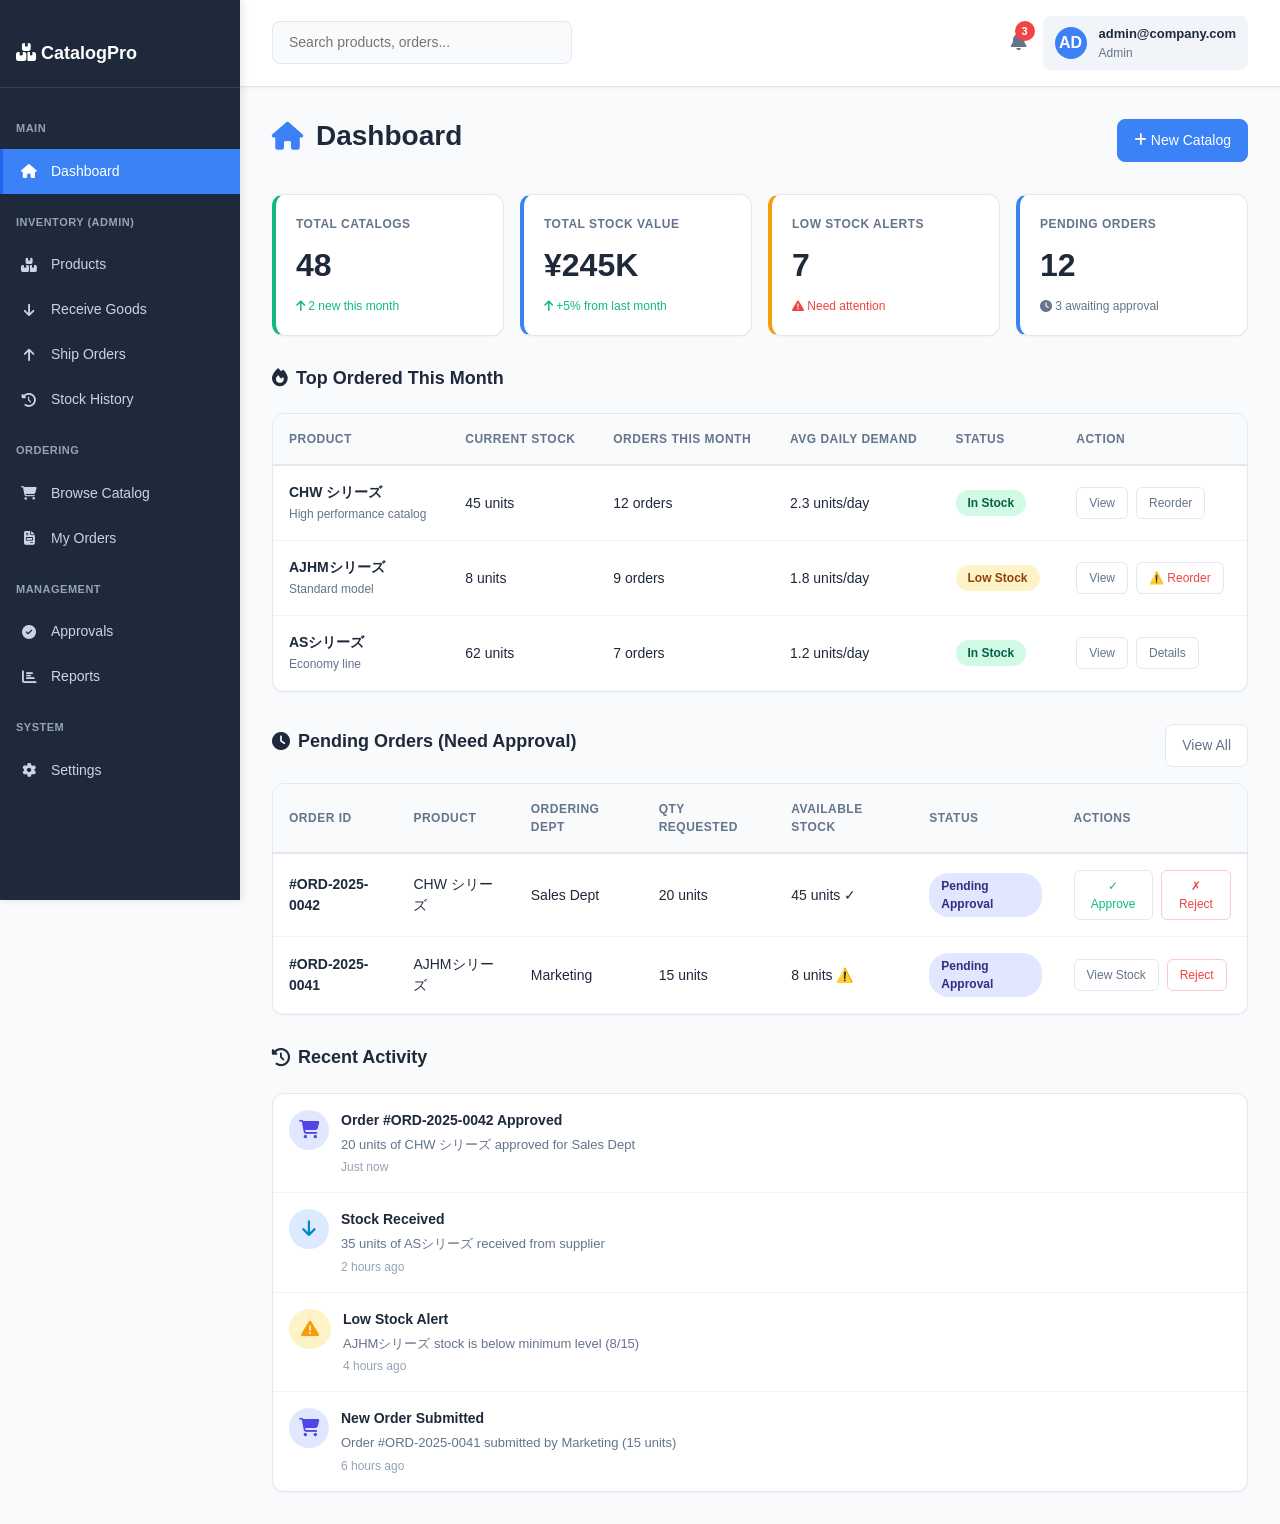
<file: REDESIGN_MOCKUP.html>
<!DOCTYPE html>
<html lang="en">
<head>
    <meta charset="UTF-8">
    <meta name="viewport" content="width=device-width, initial-scale=1.0">
    <title>Inventory Management System - Redesign Mockup</title>
    <link href="https://cdnjs.cloudflare.com/ajax/libs/font-awesome/6.4.2/css/all.min.css" rel="stylesheet">
    <link href="https://stackpath.bootstrapcdn.com/bootstrap/4.5.2/css/bootstrap.min.css" rel="stylesheet">
    <style>
        * {
            margin: 0;
            padding: 0;
            box-sizing: border-box;
        }

        body {
            background: #f8fafc;
            font-family: -apple-system, BlinkMacSystemFont, 'Segoe UI', Roboto, sans-serif;
            color: #1e293b;
        }

        .container-wrapper {
            display: flex;
            min-height: 100vh;
        }

        /* SIDEBAR */
        .sidebar {
            width: 240px;
            background: #1e293b;
            color: white;
            padding: 20px 0;
            overflow-y: auto;
            box-shadow: 2px 0 8px rgba(0,0,0,0.1);
            position: fixed;
            height: 100vh;
            left: 0;
            top: 0;
        }

        .sidebar-logo {
            padding: 20px 16px;
            font-size: 18px;
            font-weight: 700;
            border-bottom: 1px solid #334155;
            margin-bottom: 20px;
        }

        .sidebar-section {
            margin-bottom: 8px;
        }

        .sidebar-section-title {
            padding: 12px 16px;
            font-size: 11px;
            font-weight: 700;
            color: #94a3b8;
            text-transform: uppercase;
            letter-spacing: 0.5px;
        }

        .sidebar-link {
            display: flex;
            align-items: center;
            gap: 12px;
            padding: 12px 16px;
            color: #cbd5e1;
            text-decoration: none;
            transition: all 0.2s;
            border-left: 3px solid transparent;
            font-size: 14px;
        }

        .sidebar-link:hover {
            background: #334155;
            color: white;
            border-left-color: #3b82f6;
        }

        .sidebar-link.active {
            background: #3b82f6;
            color: white;
            border-left-color: #2563eb;
        }

        .sidebar-link i {
            width: 20px;
            text-align: center;
        }

        /* MAIN CONTENT */
        .main-content {
            margin-left: 240px;
            flex: 1;
            display: flex;
            flex-direction: column;
        }

        /* HEADER */
        .header {
            background: white;
            border-bottom: 1px solid #e2e8f0;
            padding: 16px 32px;
            display: flex;
            align-items: center;
            justify-content: space-between;
            box-shadow: 0 1px 3px rgba(0,0,0,0.05);
        }

        .header-left {
            display: flex;
            align-items: center;
            gap: 24px;
            flex: 1;
        }

        .search-box {
            flex: 0 1 300px;
            padding: 10px 16px;
            border: 1px solid #e2e8f0;
            border-radius: 8px;
            font-size: 14px;
            background: #f8fafc;
        }

        .search-box:focus {
            outline: none;
            border-color: #3b82f6;
            background: white;
            box-shadow: 0 0 0 3px rgba(59, 130, 246, 0.1);
        }

        .header-right {
            display: flex;
            align-items: center;
            gap: 16px;
        }

        .notification-bell {
            position: relative;
            cursor: pointer;
            font-size: 18px;
            color: #64748b;
            transition: color 0.2s;
        }

        .notification-bell:hover {
            color: #2563eb;
        }

        .notification-badge {
            position: absolute;
            top: -8px;
            right: -8px;
            background: #ef4444;
            color: white;
            width: 20px;
            height: 20px;
            border-radius: 50%;
            display: flex;
            align-items: center;
            justify-content: center;
            font-size: 11px;
            font-weight: 700;
        }

        .user-info {
            display: flex;
            align-items: center;
            gap: 12px;
            padding: 8px 12px;
            background: #f1f5f9;
            border-radius: 8px;
        }

        .user-avatar {
            width: 32px;
            height: 32px;
            border-radius: 50%;
            background: #3b82f6;
            color: white;
            display: flex;
            align-items: center;
            justify-content: center;
            font-weight: 700;
        }

        .user-details {
            font-size: 13px;
        }

        .user-email {
            font-weight: 600;
            color: #1e293b;
        }

        .user-role {
            color: #64748b;
            font-size: 12px;
        }

        /* PAGE CONTENT */
        .page-content {
            flex: 1;
            padding: 32px;
            overflow-y: auto;
        }

        .page-header {
            display: flex;
            align-items: center;
            justify-content: space-between;
            margin-bottom: 32px;
        }

        .page-title {
            font-size: 28px;
            font-weight: 700;
            color: #1e293b;
            display: flex;
            align-items: center;
            gap: 12px;
        }

        .page-title i {
            color: #3b82f6;
        }

        /* KPI CARDS */
        .kpi-grid {
            display: grid;
            grid-template-columns: repeat(auto-fit, minmax(200px, 1fr));
            gap: 16px;
            margin-bottom: 32px;
        }

        .kpi-card {
            background: white;
            border: 1px solid #e2e8f0;
            border-radius: 12px;
            padding: 20px;
            box-shadow: 0 1px 2px rgba(0,0,0,0.04);
        }

        .kpi-card.success {
            border-left: 4px solid #10b981;
        }

        .kpi-card.warning {
            border-left: 4px solid #f59e0b;
        }

        .kpi-card.danger {
            border-left: 4px solid #ef4444;
        }

        .kpi-card.info {
            border-left: 4px solid #3b82f6;
        }

        .kpi-label {
            font-size: 12px;
            font-weight: 600;
            color: #64748b;
            text-transform: uppercase;
            letter-spacing: 0.5px;
            margin-bottom: 8px;
        }

        .kpi-value {
            font-size: 32px;
            font-weight: 700;
            color: #1e293b;
            margin-bottom: 8px;
        }

        .kpi-change {
            font-size: 12px;
            color: #64748b;
        }

        .kpi-change.positive {
            color: #10b981;
        }

        .kpi-change.negative {
            color: #ef4444;
        }

        /* SECTION HEADER */
        .section-header {
            display: flex;
            align-items: center;
            justify-content: space-between;
            margin-bottom: 16px;
        }

        .section-title {
            font-size: 18px;
            font-weight: 700;
            color: #1e293b;
            display: flex;
            align-items: center;
            gap: 8px;
        }

        .section-actions {
            display: flex;
            gap: 8px;
        }

        .btn-action {
            padding: 10px 16px;
            border: 1px solid #e2e8f0;
            background: white;
            color: #64748b;
            border-radius: 8px;
            cursor: pointer;
            font-size: 14px;
            font-weight: 500;
            transition: all 0.2s;
        }

        .btn-action:hover {
            background: #f1f5f9;
            border-color: #cbd5e1;
        }

        .btn-primary {
            background: #3b82f6;
            color: white;
            border-color: #3b82f6;
        }

        .btn-primary:hover {
            background: #2563eb;
            border-color: #2563eb;
        }

        /* DATA TABLE */
        .data-table-wrapper {
            background: white;
            border: 1px solid #e2e8f0;
            border-radius: 12px;
            overflow: hidden;
            box-shadow: 0 1px 2px rgba(0,0,0,0.04);
            margin-bottom: 32px;
        }

        .data-table {
            width: 100%;
            border-collapse: collapse;
        }

        .data-table thead {
            background: #f8fafc;
            border-bottom: 2px solid #e2e8f0;
        }

        .data-table th {
            padding: 16px;
            text-align: left;
            font-size: 12px;
            font-weight: 700;
            color: #64748b;
            text-transform: uppercase;
            letter-spacing: 0.5px;
        }

        .data-table td {
            padding: 16px;
            border-bottom: 1px solid #f1f5f9;
            font-size: 14px;
        }

        .data-table tbody tr:hover {
            background: #f8fafc;
        }

        .status-badge {
            display: inline-block;
            padding: 4px 12px;
            border-radius: 20px;
            font-size: 12px;
            font-weight: 600;
        }

        .status-in-stock {
            background: #d1fae5;
            color: #065f46;
        }

        .status-low-stock {
            background: #fef3c7;
            color: #92400e;
        }

        .status-out-of-stock {
            background: #fee2e2;
            color: #991b1b;
        }

        .status-pending {
            background: #e0e7ff;
            color: #312e81;
        }

        .status-approved {
            background: #d1fae5;
            color: #065f46;
        }

        /* ACTION BUTTONS IN TABLE */
        .action-buttons {
            display: flex;
            gap: 8px;
        }

        .btn-sm {
            padding: 6px 12px;
            border: 1px solid #e2e8f0;
            background: white;
            color: #64748b;
            border-radius: 6px;
            cursor: pointer;
            font-size: 12px;
            font-weight: 500;
            transition: all 0.2s;
        }

        .btn-sm:hover {
            background: #f1f5f9;
            border-color: #cbd5e1;
        }

        .btn-sm.danger {
            color: #ef4444;
            border-color: #fecaca;
        }

        .btn-sm.danger:hover {
            background: #fee2e2;
        }

        /* ACTIVITY FEED */
        .activity-feed {
            background: white;
            border: 1px solid #e2e8f0;
            border-radius: 12px;
            overflow: hidden;
            box-shadow: 0 1px 2px rgba(0,0,0,0.04);
        }

        .activity-item {
            padding: 16px;
            border-bottom: 1px solid #f1f5f9;
            display: flex;
            gap: 12px;
        }

        .activity-item:last-child {
            border-bottom: none;
        }

        .activity-icon {
            width: 40px;
            height: 40px;
            border-radius: 50%;
            display: flex;
            align-items: center;
            justify-content: center;
            font-size: 18px;
            flex-shrink: 0;
        }

        .activity-icon.order {
            background: #e0e7ff;
            color: #4f46e5;
        }

        .activity-icon.inventory {
            background: #dbeafe;
            color: #0284c7;
        }

        .activity-icon.alert {
            background: #fef3c7;
            color: #f59e0b;
        }

        .activity-content {
            flex: 1;
            min-width: 0;
        }

        .activity-title {
            font-size: 14px;
            font-weight: 600;
            color: #1e293b;
            margin-bottom: 4px;
        }

        .activity-desc {
            font-size: 13px;
            color: #64748b;
            margin-bottom: 4px;
        }

        .activity-time {
            font-size: 12px;
            color: #94a3b8;
        }

        /* RESPONSIVE */
        @media (max-width: 1024px) {
            .kpi-grid {
                grid-template-columns: repeat(2, 1fr);
            }
        }

        @media (max-width: 768px) {
            .sidebar {
                width: 200px;
            }

            .main-content {
                margin-left: 200px;
            }

            .page-content {
                padding: 16px;
            }

            .kpi-grid {
                grid-template-columns: 1fr;
            }

            .header {
                flex-direction: column;
                gap: 12px;
            }

            .header-left,
            .header-right {
                width: 100%;
            }

            .search-box {
                width: 100%;
            }
        }
    </style>
</head>
<body>
    <div class="container-wrapper">
        <!-- SIDEBAR -->
        <div class="sidebar">
            <div class="sidebar-logo">
                <i class="fas fa-boxes"></i> CatalogPro
            </div>

            <div class="sidebar-section">
                <div class="sidebar-section-title">Main</div>
                <a href="#" class="sidebar-link active">
                    <i class="fas fa-home"></i> Dashboard
                </a>
            </div>

            <div class="sidebar-section">
                <div class="sidebar-section-title">Inventory (Admin)</div>
                <a href="#" class="sidebar-link">
                    <i class="fas fa-boxes"></i> Products
                </a>
                <a href="#" class="sidebar-link">
                    <i class="fas fa-arrow-down"></i> Receive Goods
                </a>
                <a href="#" class="sidebar-link">
                    <i class="fas fa-arrow-up"></i> Ship Orders
                </a>
                <a href="#" class="sidebar-link">
                    <i class="fas fa-history"></i> Stock History
                </a>
            </div>

            <div class="sidebar-section">
                <div class="sidebar-section-title">Ordering</div>
                <a href="#" class="sidebar-link">
                    <i class="fas fa-shopping-cart"></i> Browse Catalog
                </a>
                <a href="#" class="sidebar-link">
                    <i class="fas fa-file-invoice"></i> My Orders
                </a>
            </div>

            <div class="sidebar-section">
                <div class="sidebar-section-title">Management</div>
                <a href="#" class="sidebar-link">
                    <i class="fas fa-check-circle"></i> Approvals
                </a>
                <a href="#" class="sidebar-link">
                    <i class="fas fa-chart-bar"></i> Reports
                </a>
            </div>

            <div class="sidebar-section">
                <div class="sidebar-section-title">System</div>
                <a href="#" class="sidebar-link">
                    <i class="fas fa-cog"></i> Settings
                </a>
            </div>
        </div>

        <!-- MAIN CONTENT -->
        <div class="main-content">
            <!-- HEADER -->
            <div class="header">
                <div class="header-left">
                    <input type="text" class="search-box" placeholder="Search products, orders...">
                </div>
                <div class="header-right">
                    <div class="notification-bell">
                        <i class="fas fa-bell"></i>
                        <span class="notification-badge">3</span>
                    </div>
                    <div class="user-info">
                        <div class="user-avatar">AD</div>
                        <div class="user-details">
                            <div class="user-email">admin@company.com</div>
                            <div class="user-role">Admin</div>
                        </div>
                    </div>
                </div>
            </div>

            <!-- PAGE CONTENT -->
            <div class="page-content">
                <!-- PAGE HEADER -->
                <div class="page-header">
                    <h1 class="page-title">
                        <i class="fas fa-home"></i> Dashboard
                    </h1>
                    <button class="btn-action btn-primary">
                        <i class="fas fa-plus"></i> New Catalog
                    </button>
                </div>

                <!-- KPI CARDS -->
                <div class="kpi-grid">
                    <div class="kpi-card success">
                        <div class="kpi-label">Total Catalogs</div>
                        <div class="kpi-value">48</div>
                        <div class="kpi-change positive"><i class="fas fa-arrow-up"></i> 2 new this month</div>
                    </div>
                    <div class="kpi-card info">
                        <div class="kpi-label">Total Stock Value</div>
                        <div class="kpi-value">¥245K</div>
                        <div class="kpi-change positive"><i class="fas fa-arrow-up"></i> +5% from last month</div>
                    </div>
                    <div class="kpi-card warning">
                        <div class="kpi-label">Low Stock Alerts</div>
                        <div class="kpi-value">7</div>
                        <div class="kpi-change negative"><i class="fas fa-exclamation-triangle"></i> Need attention</div>
                    </div>
                    <div class="kpi-card info">
                        <div class="kpi-label">Pending Orders</div>
                        <div class="kpi-value">12</div>
                        <div class="kpi-change"><i class="fas fa-clock"></i> 3 awaiting approval</div>
                    </div>
                </div>

                <!-- TOP ORDERED CATALOGS -->
                <div style="margin-bottom: 32px;">
                    <div class="section-header">
                        <h2 class="section-title">
                            <i class="fas fa-fire"></i> Top Ordered This Month
                        </h2>
                    </div>
                    <div class="data-table-wrapper">
                        <table class="data-table">
                            <thead>
                                <tr>
                                    <th>Product</th>
                                    <th>Current Stock</th>
                                    <th>Orders This Month</th>
                                    <th>Avg Daily Demand</th>
                                    <th>Status</th>
                                    <th>Action</th>
                                </tr>
                            </thead>
                            <tbody>
                                <tr>
                                    <td><strong>CHW シリーズ</strong><br><span style="color: #64748b; font-size: 12px;">High performance catalog</span></td>
                                    <td>45 units</td>
                                    <td>12 orders</td>
                                    <td>2.3 units/day</td>
                                    <td><span class="status-badge status-in-stock">In Stock</span></td>
                                    <td>
                                        <div class="action-buttons">
                                            <button class="btn-sm">View</button>
                                            <button class="btn-sm">Reorder</button>
                                        </div>
                                    </td>
                                </tr>
                                <tr>
                                    <td><strong>AJHMシリーズ</strong><br><span style="color: #64748b; font-size: 12px;">Standard model</span></td>
                                    <td>8 units</td>
                                    <td>9 orders</td>
                                    <td>1.8 units/day</td>
                                    <td><span class="status-badge status-low-stock">Low Stock</span></td>
                                    <td>
                                        <div class="action-buttons">
                                            <button class="btn-sm">View</button>
                                            <button class="btn-sm" style="color: #ef4444;">⚠️ Reorder</button>
                                        </div>
                                    </td>
                                </tr>
                                <tr>
                                    <td><strong>ASシリーズ</strong><br><span style="color: #64748b; font-size: 12px;">Economy line</span></td>
                                    <td>62 units</td>
                                    <td>7 orders</td>
                                    <td>1.2 units/day</td>
                                    <td><span class="status-badge status-in-stock">In Stock</span></td>
                                    <td>
                                        <div class="action-buttons">
                                            <button class="btn-sm">View</button>
                                            <button class="btn-sm">Details</button>
                                        </div>
                                    </td>
                                </tr>
                            </tbody>
                        </table>
                    </div>
                </div>

                <!-- PENDING ORDERS -->
                <div style="margin-bottom: 32px;">
                    <div class="section-header">
                        <h2 class="section-title">
                            <i class="fas fa-clock"></i> Pending Orders (Need Approval)
                        </h2>
                        <div class="section-actions">
                            <button class="btn-action">View All</button>
                        </div>
                    </div>
                    <div class="data-table-wrapper">
                        <table class="data-table">
                            <thead>
                                <tr>
                                    <th>Order ID</th>
                                    <th>Product</th>
                                    <th>Ordering Dept</th>
                                    <th>Qty Requested</th>
                                    <th>Available Stock</th>
                                    <th>Status</th>
                                    <th>Actions</th>
                                </tr>
                            </thead>
                            <tbody>
                                <tr>
                                    <td><strong>#ORD-2025-0042</strong></td>
                                    <td>CHW シリーズ</td>
                                    <td>Sales Dept</td>
                                    <td>20 units</td>
                                    <td>45 units ✓</td>
                                    <td><span class="status-badge status-pending">Pending Approval</span></td>
                                    <td>
                                        <div class="action-buttons">
                                            <button class="btn-sm" style="color: #10b981;">✓ Approve</button>
                                            <button class="btn-sm danger">✗ Reject</button>
                                        </div>
                                    </td>
                                </tr>
                                <tr>
                                    <td><strong>#ORD-2025-0041</strong></td>
                                    <td>AJHMシリーズ</td>
                                    <td>Marketing</td>
                                    <td>15 units</td>
                                    <td>8 units ⚠️</td>
                                    <td><span class="status-badge status-pending">Pending Approval</span></td>
                                    <td>
                                        <div class="action-buttons">
                                            <button class="btn-sm">View Stock</button>
                                            <button class="btn-sm danger">Reject</button>
                                        </div>
                                    </td>
                                </tr>
                            </tbody>
                        </table>
                    </div>
                </div>

                <!-- ACTIVITY FEED -->
                <div>
                    <div class="section-header">
                        <h2 class="section-title">
                            <i class="fas fa-history"></i> Recent Activity
                        </h2>
                    </div>
                    <div class="activity-feed">
                        <div class="activity-item">
                            <div class="activity-icon order">
                                <i class="fas fa-shopping-cart"></i>
                            </div>
                            <div class="activity-content">
                                <div class="activity-title">Order #ORD-2025-0042 Approved</div>
                                <div class="activity-desc">20 units of CHW シリーズ approved for Sales Dept</div>
                                <div class="activity-time">Just now</div>
                            </div>
                        </div>

                        <div class="activity-item">
                            <div class="activity-icon inventory">
                                <i class="fas fa-arrow-down"></i>
                            </div>
                            <div class="activity-content">
                                <div class="activity-title">Stock Received</div>
                                <div class="activity-desc">35 units of ASシリーズ received from supplier</div>
                                <div class="activity-time">2 hours ago</div>
                            </div>
                        </div>

                        <div class="activity-item">
                            <div class="activity-icon alert">
                                <i class="fas fa-exclamation-triangle"></i>
                            </div>
                            <div class="activity-content">
                                <div class="activity-title">Low Stock Alert</div>
                                <div class="activity-desc">AJHMシリーズ stock is below minimum level (8/15)</div>
                                <div class="activity-time">4 hours ago</div>
                            </div>
                        </div>

                        <div class="activity-item">
                            <div class="activity-icon order">
                                <i class="fas fa-shopping-cart"></i>
                            </div>
                            <div class="activity-content">
                                <div class="activity-title">New Order Submitted</div>
                                <div class="activity-desc">Order #ORD-2025-0041 submitted by Marketing (15 units)</div>
                                <div class="activity-time">6 hours ago</div>
                            </div>
                        </div>
                    </div>
                </div>
            </div>
        </div>
    </div>

    <script src="https://code.jquery.com/jquery-3.5.1.slim.min.js"></script>
    <script src="https://stackpath.bootstrapcdn.com/bootstrap/4.5.2/js/bootstrap.bundle.min.js"></script>
</body>
</html>
</file>
